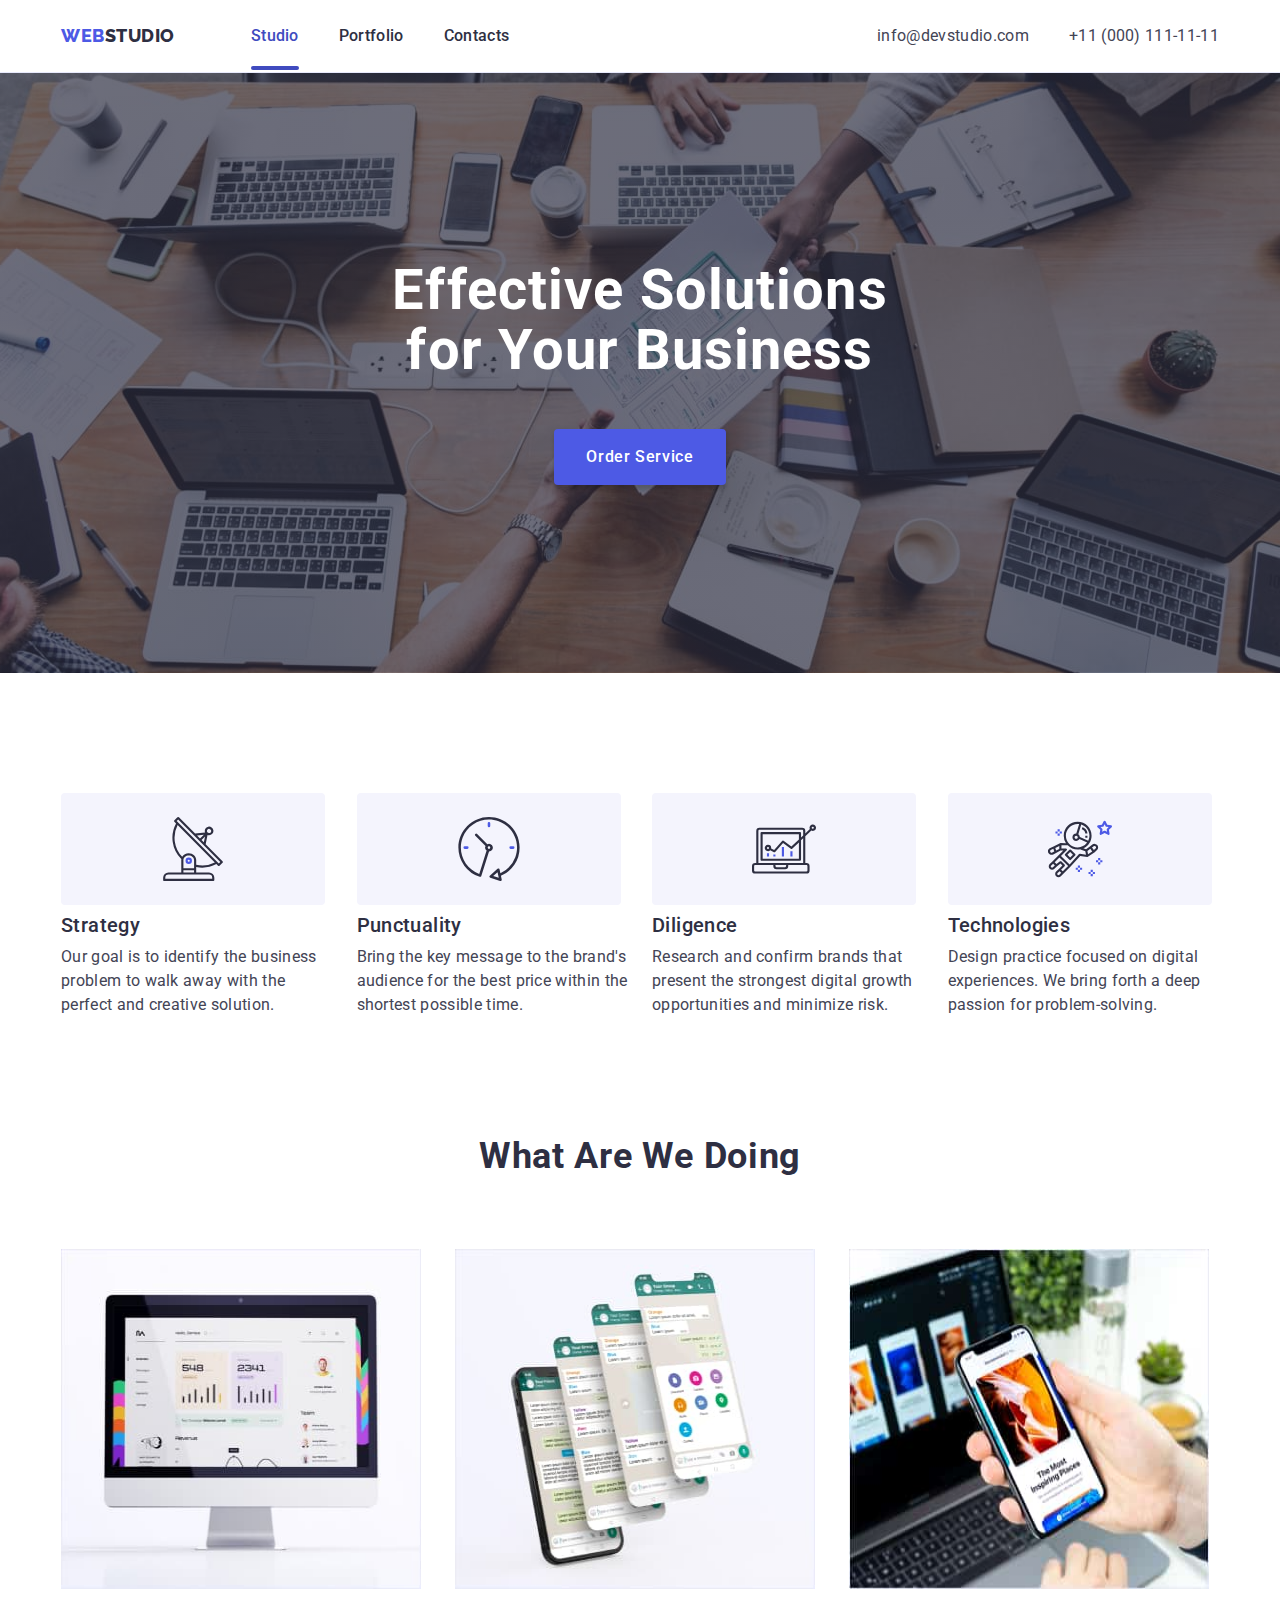
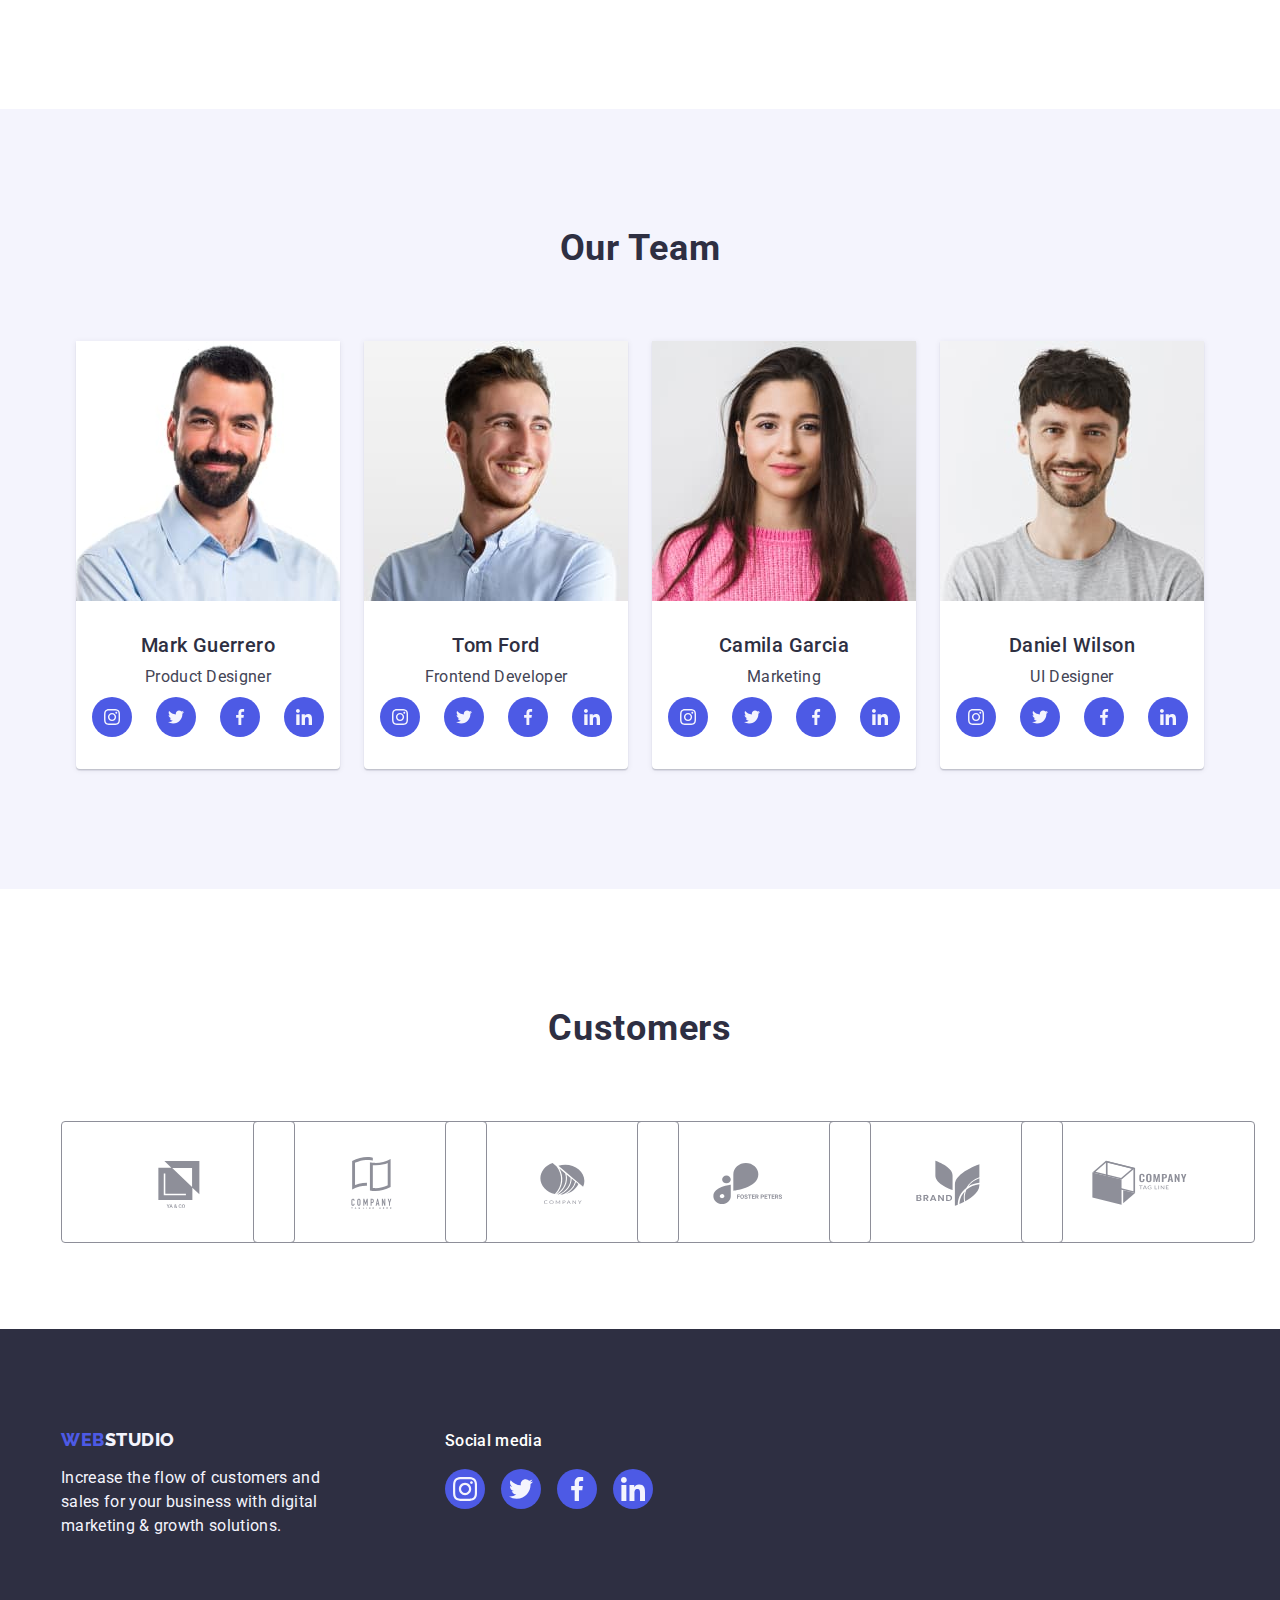
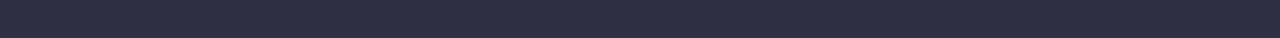
<file: index.html>
<!DOCTYPE html>
<html lang="en">
  <head>
    <meta charset="UTF-8" />
    <meta name="viewport" content="width=device-width, initial-scale=1.0" />
    <title>Studio</title>
    <link rel="preconnect" href="https://fonts.googleapis.com" />
    <link rel="preconnect" href="https://fonts.gstatic.com" crossorigin />
    <link
      href="https://fonts.googleapis.com/css2?family=Raleway:wght@800&family=Roboto:wght@400;500;700;900&display=swap"
      rel="stylesheet"
    />
    <link
      rel="stylesheet"
      href="https://cdnjs.cloudflare.com/ajax/libs/modern-normalize/2.0.0/modern-normalize.min.css"
      integrity="sha512-4xo8blKMVCiXpTaLzQSLSw3KFOVPWhm/TRtuPVc4WG6kUgjH6J03IBuG7JZPkcWMxJ5huwaBpOpnwYElP/m6wg=="
      crossorigin="anonymous"
      referrerpolicy="no-referrer"
    />
    <link rel="stylesheet" href="./css/stylis.css" />
  </head>

  <body>
    <header class="header">
      <div class="container header-container">
        <nav class="header-navigation">
          <a class="header-logo link" href="./index.html"
            >Web<span class="header-logo-color">Studio</span></a
          >
          <ul class="header-menu-list list">
            <li class="header-menu-item">
              <a class="header-menu-link link curren" href="./index.html"
                >Studio</a
              >
            </li>
            <li class="header-menu-item">
              <a class="header-menu-link link" href="./portfolio.html"
                >Portfolio</a
              >
            </li>
            <li class="header-menu-item">
              <a class="header-menu-link link" href="">Contacts</a>
            </li>
          </ul>
        </nav>
        <address class="header-address">
          <ul class="header-soc-list list">
            <li class="header-soc-item">
              <a href="mailto:info@devstudio.com" class="header-soc-link link"
                >info@devstudio.com</a
              >
            </li>
            <li class="header-soc-item">
              <a href="tel:+110001111111" class="header-soc-link link"
                >+11 (000) 111-11-11</a
              >
            </li>
          </ul>
        </address>
      </div>
    </header>

    <main>
      <section class="heder">
        <div class="container">
          <h1 class="heder-title">Effective Solutions for Your Business</h1>
          <button type="button" class="heder-btn" data-modal-open>
            Order Service
          </button>
        </div>
      </section>

      <section class="advantages">
        <div class="container">
          <h2 class="visually-hidden">Advantages</h2>
          <ul class="advantages-list list">
            <li class="advantages-item">
              <div class="advantages-item-top">
                <svg class="advantages-item-icon" width="64" height="64">
                  <use href="./images/icons.svg#icon-antenna-1"></use>
                </svg>
              </div>
              <h3 class="advantages-sub-title">Strategy</h3>
              <p class="advantages-item-text">
                Our goal is to identify the business problem to walk away with
                the perfect and creative solution.
              </p>
            </li>
            <li class="advantages-item">
              <div class="advantages-item-top">
                <svg class="advantages-item-icon" width="64" height="64">
                  <use href="./images/icons.svg#icon-clock-1"></use>
                </svg>
              </div>
              <h3 class="advantages-sub-title">Punctuality</h3>
              <p class="advantages-item-text">
                Bring the key message to the brand's audience for the best price
                within the shortest possible time.
              </p>
            </li>
            <li class="advantages-item">
              <div class="advantages-item-top">
                <svg class="advantages-item-icon" width="64" height="64">
                  <use href="./images/icons.svg#icon-diagram-1"></use>
                </svg>
              </div>
              <h3 class="advantages-sub-title">Diligence</h3>
              <p class="advantages-item-text">
                Research and confirm brands that present the strongest digital
                growth opportunities and minimize risk.
              </p>
            </li>
            <li class="advantages-item">
              <div class="advantages-item-top">
                <svg class="advantages-item-icon" width="64" height="64">
                  <use href="./images/icons.svg#icon-astronaut-1"></use>
                </svg>
              </div>
              <h3 class="advantages-sub-title">Technologies</h3>
              <p class="advantages-item-text">
                Design practice focused on digital experiences. We bring forth a
                deep passion for problem-solving.
              </p>
            </li>
          </ul>
        </div>
      </section>

      <section class="boing">
        <div class="container">
          <h2 class="boing-title">What are we doing</h2>
          <ul class="boing-list list">
            <li class="boing-item">
              <img src="./images/img-1.jpg" alt="/" width="360" height="340" />
            </li>
            <li class="boing-item">
              <img src="./images/img-2.jpg" alt="/" width="360" height="340" />
            </li>
            <li class="boing-item">
              <img src="./images/img-3.jpg" alt="/" width="360" height="340" />
            </li>
          </ul>
        </div>
      </section>

      <section class="team">
        <div class="container">
          <h2 class="team-title">Our Team</h2>
          <ul class="team-list list">
            <li class="team-item">
              <img
                src="./images/team-img-1.jpg"
                alt="Mark Guerrero"
                width="264"
                height="260"
              />
              <div class="team-list-section">
                <h3 class="team-our-title">Mark Guerrero</h3>
                <p class="team-item-text">Product Designer</p>
                <ul class="team-list-top list">
                  <li class="team-item-icon">
                    <a class="team-icons-wrap" href="instagram-2">
                      <svg class="team-icons" width="16" height="16">
                        <use href="./images/icons.svg#icon-instagram-2"></use>
                      </svg>
                    </a>
                  </li>
                  <li class="team-item-icon">
                    <a class="team-icons-wrap" href="twitter-1">
                      <svg class="team-icons" width="16" height="16">
                        <use href="./images/icons.svg#icon-twitter-1"></use>
                      </svg>
                    </a>
                  </li>
                  <li class="team-item-icon">
                    <a class="team-icons-wrap" href="facebook-1">
                      <svg class="team-icons" width="16" height="16">
                        <use href="./images/icons.svg#icon-facebook-1"></use>
                      </svg>
                    </a>
                  </li>
                  <li class="team-item-icon">
                    <a class="team-icons-wrap" href="linkedin-1">
                      <svg class="team-icons" width="16" height="16">
                        <use href="./images/icons.svg#icon-linkedin-1"></use>
                      </svg>
                    </a>
                  </li>
                </ul>
              </div>
            </li>
            <li class="team-item">
              <img
                class="team-pic"
                src="./images/team-img-2.jpg"
                alt="Tom Ford"
                width="264"
                height="260"
              />
              <div class="team-list-section">
                <h3 class="team-our-title">Tom Ford</h3>
                <p class="team-item-text">Frontend Developer</p>
                <ul class="team-list-top list">
                  <li class="team-item-icon">
                    <a class="team-icons-wrap" href="instagram-2">
                      <svg class="team-icons" width="16" height="16">
                        <use href="./images/icons.svg#icon-instagram-2"></use>
                      </svg>
                    </a>
                  </li>
                  <li class="team-item-icon">
                    <a class="team-icons-wrap" href="twitter-1">
                      <svg class="team-icons" width="16" height="16">
                        <use href="./images/icons.svg#icon-twitter-1"></use>
                      </svg>
                    </a>
                  </li>
                  <li class="team-item-icon">
                    <a class="team-icons-wrap" href="facebook-1">
                      <svg class="team-icons" width="16" height="16">
                        <use href="./images/icons.svg#icon-facebook-1"></use>
                      </svg>
                    </a>
                  </li>
                  <li class="team-item-icon">
                    <a class="team-icons-wrap" href="linkedin-1">
                      <svg class="team-icons" width="16" height="16">
                        <use href="./images/icons.svg#icon-linkedin-1"></use>
                      </svg>
                    </a>
                  </li>
                </ul>
              </div>
            </li>
            <li class="team-item">
              <img
                class="team-pic"
                src="./images/team-img-3.jpg"
                alt="Camila Garcia"
                width="264"
                height="260"
              />
              <div class="team-list-section">
                <h3 class="team-our-title">Camila Garcia</h3>
                <p class="team-item-text">Marketing</p>
                <ul class="team-list-top list">
                  <li class="team-item-icon">
                    <a class="team-icons-wrap" href="instagram-2">
                      <svg class="team-icons" width="16" height="16">
                        <use href="./images/icons.svg#icon-instagram-2"></use>
                      </svg>
                    </a>
                  </li>
                  <li class="team-item-icon">
                    <a class="team-icons-wrap" href="twitter-1">
                      <svg class="team-icons" width="16" height="16">
                        <use href="./images/icons.svg#icon-twitter-1"></use>
                      </svg>
                    </a>
                  </li>
                  <li class="team-item-icon">
                    <a class="team-icons-wrap" href="facebook-1">
                      <svg class="team-icons" width="16" height="16">
                        <use href="./images/icons.svg#icon-facebook-1"></use>
                      </svg>
                    </a>
                  </li>
                  <li class="team-item-icon">
                    <a class="team-icons-wrap" href="linkedin-1">
                      <svg class="team-icons" width="16" height="16">
                        <use href="./images/icons.svg#icon-linkedin-1"></use>
                      </svg>
                    </a>
                  </li>
                </ul>
              </div>
            </li>
            <li class="team-item">
              <img
                class="team-pic"
                src="./images/team-img-4.jpg"
                alt="Daniel Wilson"
                width="264"
                height="260"
              />
              <div class="team-list-section">
                <h3 class="team-our-title">Daniel Wilson</h3>
                <p class="team-item-text">UI Designer</p>
                <ul class="team-list-top list">
                  <li class="team-item-icon">
                    <a class="team-icons-wrap" href="instagram-2">
                      <svg class="team-icons" width="16" height="16">
                        <use href="./images/icons.svg#icon-instagram-2"></use>
                      </svg>
                    </a>
                  </li>
                  <li class="team-item-icon">
                    <a class="team-icons-wrap" href="twiter-1">
                      <svg class="team-icons" width="16" height="16">
                        <use href="./images/icons.svg#icon-twitter-1"></use>
                      </svg>
                    </a>
                  </li>
                  <li class="team-item-icon">
                    <a class="team-icons-wrap" href="facebook-1">
                      <svg class="team-icons" width="16" height="16">
                        <use href="./images/icons.svg#icon-facebook-1"></use>
                      </svg>
                    </a>
                  </li>
                  <li class="team-item-icon">
                    <a class="team-icons-wrap" href="linkedin-1">
                      <svg class="team-icons" width="16" height="16">
                        <use href="./images/icons.svg#icon-linkedin-1"></use>
                      </svg>
                    </a>
                  </li>
                </ul>
              </div>
            </li>
          </ul>
        </div>
      </section>

      <section class="besteleng">
        <div class="container">
          <h2 class="besteleng-title">Customers</h2>
          <ul class="besteleng-list list">
            <li class="besteleng-item">
              <a class="besteleng-item-top" href="icon-Logo-4">
                <svg class="besteleng-icon" width="104" height="56">
                  <use href="./images/icons.svg#icon-Logo-4"></use>
                </svg>
              </a>
            </li>
            <li class="besteleng-item">
              <a class="besteleng-item-top" href="icon-Logo-1">
                <svg class="besteleng-icon" width="104" height="56">
                  <use href="./images/icons.svg#icon-Logo-1"></use>
                </svg>
              </a>
            </li>
            <li class="besteleng-item">
              <a class="besteleng-item-top" href="icon-Logo-2">
                <svg class="besteleng-icon" width="104" height="56">
                  <use href="./images/icons.svg#icon-Logo-2"></use>
                </svg>
              </a>
            </li>
            <li class="besteleng-item">
              <a class="besteleng-item-top" href="icon-Logo-3">
                <svg class="besteleng-icon" width="104" height="56">
                  <use href="./images/icons.svg#icon-Logo-3"></use>
                </svg>
              </a>
            </li>
            <li class="besteleng-item">
              <a class="besteleng-item-top" href="icon-Logo">
                <svg class="besteleng-icon" width="104" height="56">
                  <use href="./images/icons.svg#icon-Logo"></use>
                </svg>
              </a>
            </li>
            <li class="besteleng-item">
              <a class="besteleng-item-top" href="icon-Logo-6">
                <svg class="besteleng-icon" width="104" height="56">
                  <use href="./images/icons.svg#icon-Logo-6"></use>
                </svg>
              </a>
            </li>
          </ul>
        </div>
      </section>
    </main>

    <footer class="footer">
      <div class="container footer-container">
        <div class="footer-logo-wrap">
          <a class="footer-logo-color link" href="./index.html"
            >Web<span class="footer-logo">Studio</span></a
          >
          <p class="footer-item-text">
            Increase the flow of customers and sales for your business with
            digital marketing & growth solutions.
          </p>
        </div>
        <div class="footer-icon">
          <p class="footer-text">Social media</p>
          <ul class="footer-icons-list list">
            <li class="footer-icons-item">
              <a class="footer-icons-link link" href="instagram-2">
                <svg class="footer-item-icons" width="24" height="24">
                  <use href="./images/icons.svg#icon-instagram-2"></use>
                </svg>
              </a>
            </li>
            <li class="footer-icons-item">
              <a class="footer-icons-link link" href="twitter-1">
                <svg class="footer-item-icons" width="24" height="24">
                  <use href="./images/icons.svg#icon-twitter-1"></use>
                </svg>
              </a>
            </li>
            <li class="footer-icons-item">
              <a class="footer-icons-link link" href="facebook-1">
                <svg class="footer-item-icons" width="24" height="24">
                  <use href="./images/icons.svg#icon-facebook-1"></use>
                </svg>
              </a>
            </li>
            <li class="footer-icons-item">
              <a class="footer-icons-link link" href="linkedin-1">
                <svg width="24" height="24" class="footer-item-icons">
                  <use href="./images/icons.svg#icon-linkedin-1"></use>
                </svg>
              </a>
            </li>
          </ul>
        </div>
      </div>
    </footer>
    <div class="backdrop is-hidden" data-modal>
      <div class="modal">
        <button type="button" class="modal-close-btn" data-modal-close>
          <svg class="modal-icon" width="8" height="8">
            <use href="./images/icons.svg#icon-close-black-18dp-2-1"></use>
          </svg>
        </button>
      </div>
    </div>
    <script src="./is/model.js"></script>
  </body>
</html>
</file>
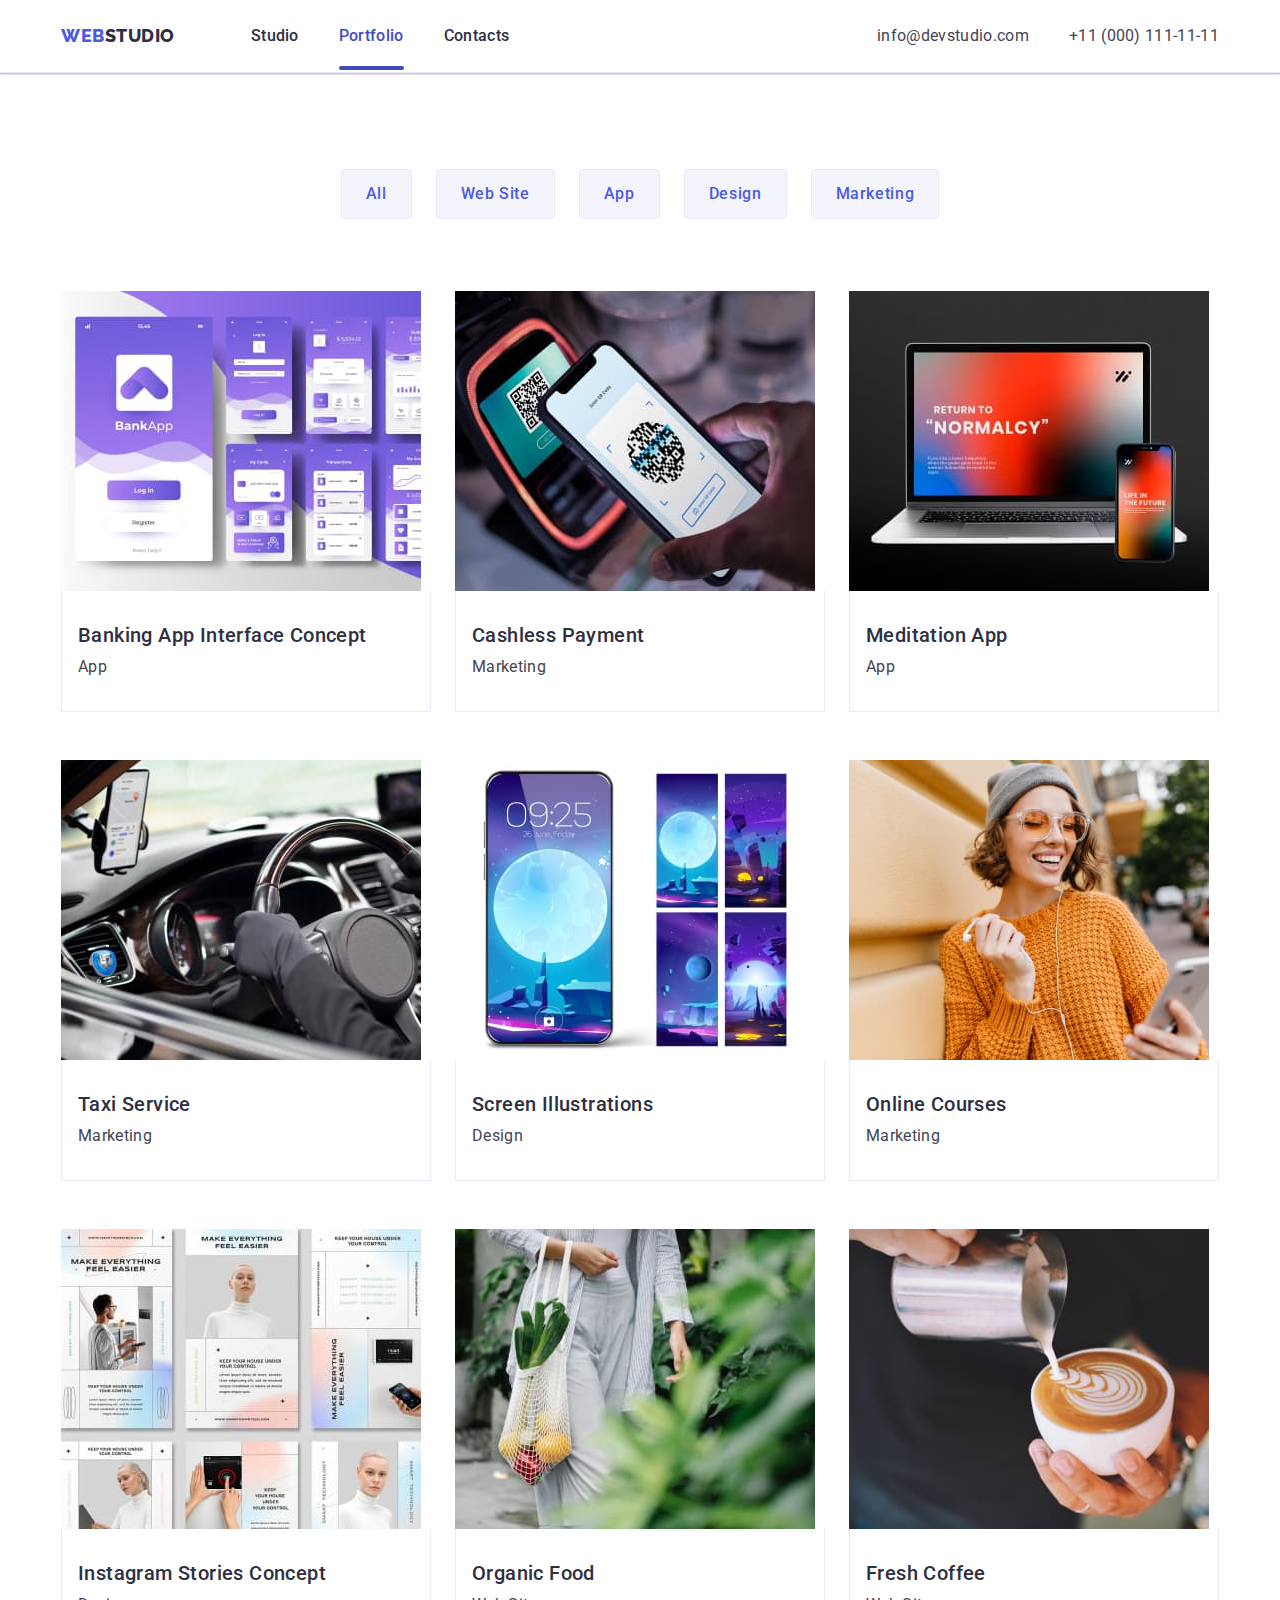
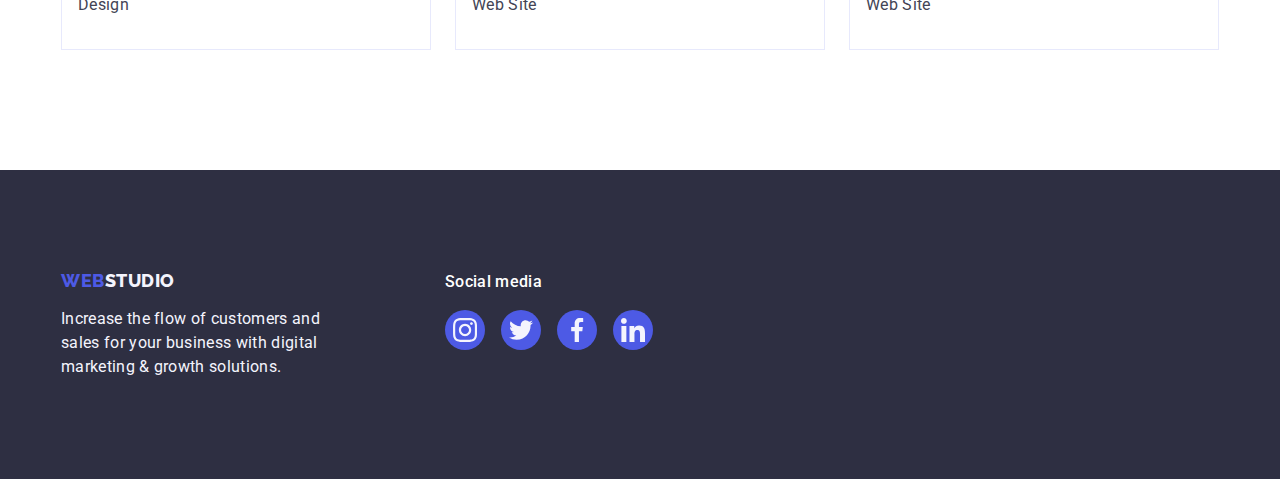
<file: portfolio.html>
<!DOCTYPE html>
<html lang="en">
  <head>
    <meta charset="UTF-8" />
    <meta name="viewport" content="width=device-width, initial-scale=1.0" />
    <title>Portfolio</title>
    <link rel="preconnect" href="https://fonts.googleapis.com" />
    <link rel="preconnect" href="https://fonts.gstatic.com" crossorigin />
    <link
      href="https://fonts.googleapis.com/css2?family=Raleway:wght@800&family=Roboto:wght@400;500;700;900&display=swap"
      rel="stylesheet"
    />
    <link
      rel="stylesheet"
      href="https://cdnjs.cloudflare.com/ajax/libs/modern-normalize/2.0.0/modern-normalize.min.css"
      integrity="sha512-4xo8blKMVCiXpTaLzQSLSw3KFOVPWhm/TRtuPVc4WG6kUgjH6J03IBuG7JZPkcWMxJ5huwaBpOpnwYElP/m6wg=="
      crossorigin="anonymous"
      referrerpolicy="no-referrer"
    />
    <link rel="stylesheet" type="text/css" href="./css/stylis.css" />
  </head>

  <body>
    <header class="header">
      <div class="container header-container">
        <nav class="header-navigation">
          <a class="header-logo link" href="./index.html"
            >Web<span class="header-logo-color">Studio</span></a
          >
          <ul class="header-menu-list list">
            <li class="header-menu-item">
              <a class="header-menu-link link" href="./index.html">Studio</a>
            </li>
            <li class="header-menu-item">
              <a class="header-menu-link link curren" href="./portfolio.html"
                >Portfolio</a
              >
            </li>
            <li class="header-menu-item">
              <a class="header-menu-link link" href="">Contacts</a>
            </li>
          </ul>
        </nav>
        <address class="header-address">
          <ul class="header-soc-list list">
            <li class="header-soc-item">
              <a href="mailto:info@devstudio.com" class="header-soc-link link"
                >info@devstudio.com</a
              >
            </li>
            <li class="header-soc-item">
              <a href="tel:+110001111111" class="header-soc-link link"
                >+11 (000) 111-11-11</a
              >
            </li>
          </ul>
        </address>
      </div>
    </header>

    <main>
      <section class="galery-btn">
        <div class="container">
          <h1 class="visually-hidden">Project</h1>
          <ul class="galery-btn-link list">
            <li class="galery-btn-item">
              <button type="button" class="btn-item">All</button>
            </li>
            <li class="galery-btn-item">
              <button type="button" class="btn-item">Web Site</button>
            </li>
            <li class="galery-btn-item">
              <button type="button" class="btn-item">App</button>
            </li>
            <li class="galery-btn-item">
              <button type="button" class="btn-item">Design</button>
            </li>
            <li class="galery-btn-item">
              <button type="button" class="btn-item">Marketing</button>
            </li>
          </ul>
          <ul class="galery-list list">
            <li class="galery-list-item">
              <a class="galery-title link" href="#">
                <div class="galery-content-wrap">
                  <img
                    src="./images/project-img1.jpg"
                    alt="Banking"
                    width="360"
                    height="300"
                  />
                  <p class="galery-cover-text">
                    14 Stylish and User-Friendly App Design Concepts · Task
                    Manager App · Calorie Tracker App · Exotic Fruit Ecommerce
                    App · Cloud Storage App
                  </p>
                </div>
                <div class="galery-title-link">
                  <h2 class="section-galery-title">
                    Banking App Interface Concept
                  </h2>
                  <p class="section-galery-text">App</p>
                </div>
              </a>
            </li>
            <li class="galery-list-item">
              <a class="galery-title link" href="#">
                <div class="galery-content-wrap">
                  <img
                    src="./images/project-img2.jpg"
                    alt="Cashless"
                    width="360"
                    height="300"
                  />
                  <p class="galery-cover-text">
                    14 Stylish and User-Friendly App Design Concepts · Task
                    Manager App · Calorie Tracker App · Exotic Fruit Ecommerce
                    App · Cloud Storage App
                  </p>
                </div>
                <div class="galery-title-link">
                  <h2 class="section-galery-title">Cashless Payment</h2>
                  <p class="section-galery-text">Marketing</p>
                </div>
              </a>
            </li>
            <li class="galery-list-item">
              <a class="galery-title link" href="#">
                <div class="galery-content-wrap">
                  <img
                    src="./images/project-img3.jpg"
                    alt="Meditaion"
                    width="360"
                    height="300"
                  />
                  <p class="galery-cover-text">
                    14 Stylish and User-Friendly App Design Concepts · Task
                    Manager App · Calorie Tracker App · Exotic Fruit Ecommerce
                    App · Cloud Storage App
                  </p>
                </div>
                <div class="galery-title-link">
                  <h2 class="section-galery-title">Meditation App</h2>
                  <p class="section-galery-text">App</p>
                </div>
              </a>
            </li>
            <li class="galery-list-item">
              <a class="galery-title link" href="#">
                <div class="galery-content-wrap">
                  <img
                    src="./images/project-img4.jpg"
                    alt="Taxi"
                    width="360"
                    height="300"
                  />
                  <p class="galery-cover-text">
                    14 Stylish and User-Friendly App Design Concepts · Task
                    Manager App · Calorie Tracker App · Exotic Fruit Ecommerce
                    App · Cloud Storage App
                  </p>
                </div>
                <div class="galery-title-link">
                  <h2 class="section-galery-title">Taxi Service</h2>
                  <p class="section-galery-text">Marketing</p>
                </div>
              </a>
            </li>
            <li class="galery-list-item">
              <a class="galery-title link" href="#">
                <div class="galery-content-wrap">
                  <img
                    src="./images/project-img5.jpg"
                    alt="Screen "
                    width="360"
                    height="300"
                  />
                  <p class="galery-cover-text">
                    14 Stylish and User-Friendly App Design Concepts · Task
                    Manager App · Calorie Tracker App · Exotic Fruit Ecommerce
                    App · Cloud Storage App
                  </p>
                </div>
                <div class="galery-title-link">
                  <h2 class="section-galery-title">Screen Illustrations</h2>
                  <p class="section-galery-text">Design</p>
                </div>
              </a>
            </li>
            <li class="galery-list-item">
              <a class="galery-title link" href="#">
                <div class="galery-content-wrap">
                  <img
                    src="./images/project-img6.jpg"
                    alt="Online"
                    width="360"
                    height="300"
                  />
                  <p class="galery-cover-text">
                    14 Stylish and User-Friendly App Design Concepts · Task
                    Manager App · Calorie Tracker App · Exotic Fruit Ecommerce
                    App · Cloud Storage App
                  </p>
                </div>
                <div class="galery-title-link">
                  <h2 class="section-galery-title">Online Courses</h2>
                  <p class="section-galery-text">Marketing</p>
                </div>
              </a>
            </li>
            <li class="galery-list-item">
              <a class="galery-title link" href="#">
                <div class="galery-content-wrap">
                  <img
                    src="./images/project-img7.jpg"
                    alt="Instagram"
                    width="360"
                    height="300"
                  />
                  <p class="galery-cover-text">
                    14 Stylish and User-Friendly App Design Concepts · Task
                    Manager App · Calorie Tracker App · Exotic Fruit Ecommerce
                    App · Cloud Storage App
                  </p>
                </div>
                <div class="galery-title-link">
                  <h2 class="section-galery-title">
                    Instagram Stories Concept
                  </h2>
                  <p class="section-galery-text">Design</p>
                </div>
              </a>
            </li>
            <li class="galery-list-item">
              <a class="galery-title link" href="#">
                <div class="galery-content-wrap">
                  <img
                    src="./images/project-img8.jpg"
                    alt="Organic"
                    width="360"
                    height="300"
                  />
                  <p class="galery-cover-text">
                    14 Stylish and User-Friendly App Design Concepts · Task
                    Manager App · Calorie Tracker App · Exotic Fruit Ecommerce
                    App · Cloud Storage App
                  </p>
                </div>
                <div class="galery-title-link">
                  <h2 class="section-galery-title">Organic Food</h2>
                  <p class="section-galery-text">Web Site</p>
                </div>
              </a>
            </li>
            <li class="galery-list-item">
              <a class="galery-title link" href="#">
                <div class="galery-content-wrap">
                  <img
                    src="./images/project-img9.jpg"
                    alt="Coffee "
                    width="360"
                    height="300"
                  />
                  <p class="galery-cover-text">
                    14 Stylish and User-Friendly App Design Concepts · Task
                    Manager App · Calorie Tracker App · Exotic Fruit Ecommerce
                    App · Cloud Storage App
                  </p>
                </div>
                <div class="galery-title-link">
                  <h2 class="section-galery-title">Fresh Coffee</h2>
                  <p class="section-galery-text">Web Site</p>
                </div>
              </a>
            </li>
          </ul>
        </div>
      </section>
    </main>

    <footer class="footer">
      <div class="container footer-container">
        <div class="footer-logo-wrap">
          <a class="footer-logo-color link" href="./index.html"
            >Web<span class="footer-logo">Studio</span></a
          >
          <p class="footer-item-text">
            Increase the flow of customers and sales for your business with
            digital marketing & growth solutions.
          </p>
        </div>
        <div class="footer-icon">
          <p class="footer-text">Social media</p>
          <ul class="footer-icons-list list">
            <li class="footer-icons-item">
              <a class="footer-icons-link link" href="instagram-2">
                <svg class="footer-item-icons" width="24" height="24">
                  <use href="./images/icons.svg#icon-instagram-2"></use>
                </svg>
              </a>
            </li>
            <li class="footer-icons-item">
              <a class="footer-icons-link link" href="twitter-1">
                <svg class="footer-item-icons" width="24" height="24">
                  <use href="./images/icons.svg#icon-twitter-1"></use>
                </svg>
              </a>
            </li>
            <li class="footer-icons-item">
              <a class="footer-icons-link link" href="facebook-1">
                <svg class="footer-item-icons" width="24" height="24">
                  <use href="./images/icons.svg#icon-facebook-1"></use>
                </svg>
              </a>
            </li>
            <li class="footer-icons-item">
              <a class="footer-icons-link link" href="linkedin-1">
                <svg width="24" height="24" class="footer-item-icons">
                  <use href="./images/icons.svg#icon-linkedin-1"></use>
                </svg>
              </a>
            </li>
          </ul>
        </div>
      </div>
    </footer>
  </body>
</html>
</file>
<file: css/stylis.css>
:root {
  --navyblue: #2e2f42;
  --slate: #434455;
  --iris: #4d5ae5;
  --ocean: #404bbf;
  --green: #31d0aa;
  --lightslate: #8e8f99;
  --cornflower: #e7e9fc;
  --cloud: #f4f4fd;
  --navyblue-modal: #2e2f42;
  --grey: #2e2f42;
  --white: #ffffff;
  --dairy: #fcfcfc;
}
body {
  font-family: "Raleway", sans-serif;
  font-family: "Roboto", sans-serif;
  background-color: var(--brand-color4);
  color: #434455;
  background-color: #fff;
  margin: 0;
  padding: 0;
  box-sizing: border-box;
}

.list {
  list-style: none;
}
.link {
  text-decoration: none;
  color: currentColor;
}
p,
h1,
h2,
h3,
h4,
h5,
h6 {
  margin-top: 0;
  margin-bottom: 0;
}
ul,
ol {
  padding-left: 0;
  margin-top: 0;
  margin-bottom: 0;
}
img {
  display: block;
}
.visually-hidden {
  position: absolute;
  width: 1px;
  height: 1px;
  margin: -1px;
  border: 0;
  padding: 0;
  white-space: nowrap;
  clip-path: inset(100%);
  clip: rect(0 0 0 0);
  overflow: hidden;
}
button {
  font-family: inherit;
  cursor: pointer;
}
.container {
  /* width: 1440px;*/
  width: 100%;
  max-width: 1158px;
  padding-left: 15px;
  padding-right: 15px;
  margin: 0 auto;
}
/**----------------HEADER--------------*/
.header {
  border-bottom: 1px solid #e7e9fc;
  box-shadow: 0px 2px 1px rgba(46, 47, 66, 0.08),
    0px 1px 1px rgba(46, 47, 66, 0.16), 0px 1px 6px rgba(46, 47, 66, 0.08);
}
.header-container {
  display: flex;
}
.header-navigation {
  display: flex;
  align-items: center;
}
.header-logo {
  color: var(--iris, #4d5ae5);
  font-family: "Raleway", sans-serif;
  font-size: 18px;
  font-weight: 800;
  line-height: 1.17;
  letter-spacing: 0.03em;
  text-transform: uppercase;
  max-width: 44px 70px;
  margin-right: 76px;
  position: relative;
}
.header-logo-color {
  color: var(--navyblue, #2e2f42);
  font-family: "Raleway", sans-serif;
  font-size: 18px;
  font-weight: 800;
  line-height: 1.17;
  letter-spacing: 0.03em;
  text-transform: uppercase;
}
.header-menu-list {
  display: flex;
  gap: 40px;
  justify-content: space-between;
  align-items: center;
}
.header-menu-item {
  padding: 24px 0;
}
.header-menu-link {
  color: var(--navyblue, #2e2f42);
  /* Body Medium */
  font-size: 16px;
  font-weight: 500;
  line-height: 1.5;
  letter-spacing: 0.02em;
  text-decoration: none;
  padding: 24px 0;
  transition: color 250ms cubic-bezier(0.4, 0, 0.2, 1);
}
.header-menu-link:hover,
.header-menu-link:focus {
  position: relative;
  color: var(--ocean, #404bbf);
}

.header-address {
  font-style: normal;
  margin-left: auto;
}
.header-soc-list {
  display: flex;
  gap: 40px;
  padding: 24px 0;
}
.header-soc-link {
  color: var(--slate, #434455);
  /* Body */
  font-size: 16px;
  line-height: 1.5;
  letter-spacing: 0.02em;
  transition: color 250ms cubic-bezier(0.4, 0, 0.2, 1);
}
.header-soc-link:hover,
.header-soc-link:focus {
  color: var(--ocean, #0015ff);
}
.curren::after {
  content: "";
  position: absolute;
  left: 0;
  bottom: -1px;
  height: 4px;
  background-color: #404bbf;
  border-radius: 2px;
  width: 100%;
}
.curren {
  position: relative;
  color: #404bbf;
}

/**----------------heder-------------*/
.heder {
  background-color: var(--navy-blue, #2e2f42);
  padding-top: 188px;
  padding-bottom: 188px;
  margin: 0 auto;
  color: var(--white-color);
  background-image: linear-gradient(
      rgba(46, 47, 66, 0.7),
      rgba(46, 47, 66, 0.7)
    ),
    url(../images/people-office1.jpg);
  max-width: 1440px;
  background-repeat: no-repeat;
  background-position: center;
  background-size: cover;
}
.heder-title {
  color: var(--white, #fff);
  text-align: center;
  /* Header 1 */
  font-size: 56px;
  max-width: 496px;
  margin: 0 auto 48px auto;
  line-height: 1.07;
  letter-spacing: 0.02em;
}
.heder-btn {
  color: var(--white, #fff);
  /* Button Text */
  cursor: pointer;
  font-size: 16px;
  font-weight: 500;
  line-height: 1.5;
  letter-spacing: 0.04em;
  background: var(--iris, #4d5ae5);
  display: block;
  min-width: 169px;
  padding: 16px 32px;
  margin: 0 auto;
  border: none;
  border-radius: 4px;
  box-shadow: 0px 4px 4px 0px rgba(0, 0, 0, 0.15);
  transition: background-color 250ms cubic-bezier(0.4, 0, 0.2, 1);
}
.heder-btn:hover,
.heder-btn:focus {
  background-color: #404bbf;
}

/**------------------ADVANTAGES------------*/
.advantages {
  padding-top: 120px;
  padding-bottom: 120px;
}

.advantages-list {
  display: flex;
  gap: 24px;
}
.advantages-item {
  width: calc((100% - 72px) / 4);
}
.advantages-sub-title {
  color: var(--navyblue, #2e2f42);
  /* Header 3 */
  font-size: 20px;
  font-weight: 500;
  line-height: 1.2;
  letter-spacing: 0.02em;
  margin-bottom: 8px;
}
.advantages-item-text {
  color: var(--slate, #434455);
  /* Body */
  font-size: 16px;
  line-height: 1.5;
  letter-spacing: 0.02em;
}
.advantages-item-top {
  width: 264px;
  height: 112px;
  flex-shrink: 0;
  display: flex;
  align-items: center;
  justify-content: center;
  border-radius: 4px;
  background: var(--cloud, #f4f4fd);
  margin-bottom: 8px;
}

/*--------------BOING--------------*/
.boing {
  padding-top: 0;
  padding-bottom: 120px;
}
.boing-list {
  display: flex;
  gap: 24px;
  list-style: none;
}
.boing-item {
  width: calc((100% - 48px) / 3);
  flex-direction: column;
  align-items: flex-start;
}
.boing-title {
  color: var(--navyblue, #2e2f42);
  /* Header 2 */
  text-align: center;
  font-size: 36px;
  line-height: 1.11;
  letter-spacing: 0.02em;
  text-transform: capitalize;
  margin-bottom: 72px;
}
/**-----------TEAM-----------------*/
.team {
  background: var(--cloud, #f4f4fd);
  padding: 120px 0;
}

.team-list {
  display: flex;
  justify-content: center;
  gap: 24px;
}
.team-title {
  color: var(--navyblue, #2e2f42);
  /* Header 2 */
  text-align: center;
  font-size: 36px;
  line-height: 1.11;
  letter-spacing: 0.02em;
  text-transform: capitalize;
  margin-bottom: 72px;
}
.team-item {
  width: calc((100% -72px) / 4);
  background: var(--white, #fff);
  border-radius: 0px 0px 4px 4px;
  box-shadow: 0px 1px 6px rgba(46, 47, 66, 0.08),
    0px 1px 1px rgba(46, 47, 66, 0.16), 0px 2px 1px rgba(46, 47, 66, 0.08);
}
.team-list-section {
  padding: 32px 0;
  text-align: center;
}
.team-our-title {
  color: var(--navyblue, #2e2f42);
  /* Header 3 */
  font-size: 20px;
  font-weight: 500;
  line-height: 1.2;
  letter-spacing: 0.02em;
  margin-bottom: 8px;
  text-align: center;
}
.team-item-text {
  color: var(--slate, #434455);
  /* Body */
  font-size: 16px;
  line-height: 1.5;
  letter-spacing: 0.02em;
  text-align: center;
  margin-bottom: 8px;
}
.team-list-top {
  display: flex;
  justify-content: center;
  gap: 24px;
}

.team-item-icon {
  width: 40px;
  height: 40px;
  display: flex;
  align-items: baseline;
}
.team-icons-wrap {
  width: 100%;
  height: 100%;
  background-color: #4d5ae5;
  border-radius: 50%;
  display: flex;
  align-items: center;
  justify-content: center;
  transition: background-color 250ms cubic-bezier(0.4, 0, 0.2, 1);
}
.team-icons-wrap:hover,
.team-icons-wrap:focus {
  background-color: #404bbf;
}
.team-icons {
  fill: #f4f4fd;
}
/**-----------------besteleng--------------*/

.besteleng {
  padding-top: 120px;
  padding-bottom: 120px;
}
.besteleng-title {
  color: var(--navyblue, #2e2f42);
  text-align: center;
  /* Header 2 */
  font-size: 36px;
  line-height: 1.11;
  letter-spacing: 0.02em;
  text-transform: capitalize;
  margin-bottom: 72px;
}
.besteleng-list {
  display: flex;
  gap: 24px;
}
.besteleng-item {
  width: calc((100% - 120px) / 6);
  width: 168px;
  height: 88px;
}
.besteleng-item-top {
  padding: 16px 32px;
  width: 100%;
  height: 100%;
  /*flex-shrink: 0;*/
  display: flex;
  align-items: center;
  justify-content: center;
  border-radius: 4px;
  border: 1px solid var(--lightslate, #8e8f99);
  color: var(--lightslate);
  transition: border-color 250ms cubic-bezier(0.4, 0, 0.2, 1),
    color 250ms cubic-bezier(0.4, 0, 0.2, 1);
}
.besteleng-icon {
  fill: currentColor;
}
.besteleng-item-top:hover,
.besteleng-item-top:focus {
  border-color: #404bbf;
  color: #404bbf;
}
.besteleng-item-top:hover .besteleng-icon {
  color: #404bbf;
}

/**-----------------FOOTER-----------------*/

.footer {
  background: var(--navyblue, #2e2f42);
  padding-top: 100px;
  padding-bottom: 100px;
}
.footer-container {
  display: flex;
  align-items: baseline;
}

.footer-logo-wrap {
  margin-right: 120px;
}
.footer-logo {
  color: var(--cloud, #f4f4fd);
  font-family: "Raleway", sans-serif;
  font-size: 18px;
  font-weight: 800;
  line-height: 1.17;
  letter-spacing: 0.03em;
  text-transform: uppercase;
  max-width: 44px 70px;
  display: inline-block;
}
.footer-logo-color {
  color: var(--iris, #4d5ae5);
  font-family: "Raleway", sans-serif;
  font-size: 18px;
  font-weight: 800;
  line-height: 1.17;
  letter-spacing: 0.03em;
  text-transform: uppercase;
  display: inline-block;
  margin-bottom: 16px;
}
.footer-item-text {
  color: var(--cloud, #f4f4fd);
  /* Body */
  font-size: 16px;
  line-height: 1.5;
  letter-spacing: 0.02em;
  width: 264px;
}
.footer-item-title {
  color: var(--white, #fff);
  /* Body Medium */
  font-size: 16px;
  font-weight: 500;
  line-height: 1.5;
  letter-spacing: 0.02em;
}

.footer-text {
  color: var(--white, #fff);
  /* Body Medium */
  font-size: 16px;
  font-weight: 500;
  line-height: 1.5;
  letter-spacing: 0.02em;
  margin-bottom: 16px;
}
.footer-icon {
  margin-right: 120px;
}

.footer-icons-list {
  display: flex;
  gap: 16px;
}
.footer-icons-item {
  width: 40px;
  height: 40px;
}
.footer-icons-link {
  width: 100%;
  height: 100%;
  background-color: #4d5ae5;
  border-radius: 50%;
  display: flex;
  align-items: center;
  justify-content: center;
  transition: background-color 250ms cubic-bezier(0.4, 0, 0.2, 1);
}
.footer-icons-link:hover,
.footer-icons-link:focus {
  background-color: #31d0aa;
}
.footer-item-icons {
  fill: #f4f4fd;
}

/*--------------------MODAL-----------------------*/

.backdrop {
  position: fixed;
  width: 100%;
  height: 100%;
  background-color: rgba(76, 76, 76, 0.596);
  top: 0;
  background-color: rgba(46, 47, 66, 0.4);
  transition: opacity 250ms cubic-bezier(0.4, 0, 0.2, 1),
    visibility 250ms cubic-bezier(0.4, 0, 0.2, 1);
}
.modal {
  position: absolute;
  top: 50%;
  left: 50%;
  transform: translate(-50%, -50%);
  width: 408px;
  min-height: 584px;
  border-radius: 4px;
  background: var(--dairy, #fcfcfc);
  box-shadow: 0px 2px 1px 0px rgba(0, 0, 0, 0.2),
    0px 1px 3px 0px rgba(0, 0, 0, 0.12), 0px 1px 1px 0px rgba(0, 0, 0, 0.14);
  transition: transform 250ms cubic-bezier(0.4, 0, 0.2, 1);
}
.modal-close-btn {
  position: absolute;
  top: 24px;
  right: 24px;
  width: 24px;
  height: 24px;
  border-radius: 50%;
  display: flex;
  align-items: center;
  justify-content: center;
  background-color: #e7e9fc;
  border: 1px solid rgba(0, 0, 0, 0.1);
  padding: 0;
  stroke-width: 1px;
  stroke: rgba(0, 0, 0, 0.1);
  transition: background-color 250ms cubic-bezier(0.4, 0, 0.2, 1),
    border 250ms cubic-bezier(0.4, 0, 0.2, 1);
}
.modal-close-btn:hover,
.modal-close-btn:focus {
  background-color: #404bbf;
  border: none;
  fill: #ffffff;
}
.modal-icon {
  transition: fill 250ms cubic-bezier(0.4, 0, 0.2, 1);
}
.is-hidden {
  opacity: 0;
  visibility: hidden;
  pointer-events: none;
}
/***------------PORTFOLIO-------------*/

/**-----------------GALERY-----------*/
.galery-btn {
  padding-top: 96px;
  padding-bottom: 120px;
}
.galery-btn-link {
  display: flex;
  gap: 24px;
  justify-content: center;
  margin-bottom: 72px;
}

.btn-item {
  color: var(--iris, #4d5ae5);
  /* Button Text */
  font-family: inherit;
  text-align: center;
  cursor: pointer;
  font-size: 16px;
  font-weight: 500;
  line-height: 1.5;
  letter-spacing: 0.04em;
  display: flex;
  padding: 12px 24px;
  justify-content: center;
  align-items: flex-start;
  border-radius: 4px;
  border: 1px solid #e7e9fc;
  background: var(--cloud, #f4f4fd);
  transition: color 250ms cubic-bezier(0.4, 0, 0.2, 1),
    background-color 250ms cubic-bezier(0.4, 0, 0.2, 1),
    border-color 250ms cubic-bezier(0.4, 0, 0.2, 1),
    box-shadow 250ms cubic-bezier(0.4, 0, 0.2, 1);
}

.btn-item:hover,
.btn-item:focus {
  color: var(--white, #fff);
  background: var(--ocean, #404bbf);
  border: 1px solid transparent;
  box-shadow: 0px 3px 1px rgba(0, 0, 0, 0.1), 0px 2px 1px rgba(0, 0, 0, 0.08),
    0px 2px 2px rgba(0, 0, 0, 0.12);
}
.galery-list {
  display: flex;
  justify-content: center;
  flex-wrap: wrap;
  column-gap: 24px;
  row-gap: 48px;
  background: var(--white, #fff);
}
.galery-list-item {
  width: calc((100% - 48px) / 3);
}
.galery-list-item:hover,
.galery-list-item:focus {
}
.galery-title {
  display: block;
  transition: box-shadow 250ms cubic-bezier(0.4, 0, 0.2, 1);
}
.galery-title:hover,
.galery-title:focus {
  box-shadow: 0px 2px 1px 0px rgba(46, 47, 66, 0.08),
    0px 1px 1px 0px rgba(46, 47, 66, 0.16),
    0px 1px 6px 0px rgba(46, 47, 66, 0.08);
}
.galery-title:hover .galery-cover-text,
.galery-title:focus .galery-cover-text {
  transform: translateY(0%);
}
.galery-title-link {
  padding: 32px 16px;
  border: 1px solid #e7e9fc;
  border-top: none;
}
.galery-content-wrap {
  position: relative;
  overflow: hidden;
}
.galery-cover-text {
  position: absolute;
  top: 0;
  color: var(--cloud, #f4f4fd);
  /* Body */
  font-size: 16px;
  line-height: 1.5;
  letter-spacing: 0.02em;
  padding: 40px 32px;
  height: 100%;
  background-color: #4d5ae5;
  transform: translateY(100%);
  transition: transform 250ms cubic-bezier(0.4, 0, 0.2, 1);
}
.section-galery-title {
  color: var(--navyblue, #2e2f42);
  /* Header 3 */
  font-size: 20px;
  font-weight: 500;
  line-height: 1.2;
  letter-spacing: 0.02em;
  margin-bottom: 8px;
}
.section-galery-text {
  color: var(--slate, #434455);
  /* Body */
  font-size: 16px;
  line-height: 1.5;
  letter-spacing: 0.02em;
  height: 100%;
  width: 100%;
}
</file>
